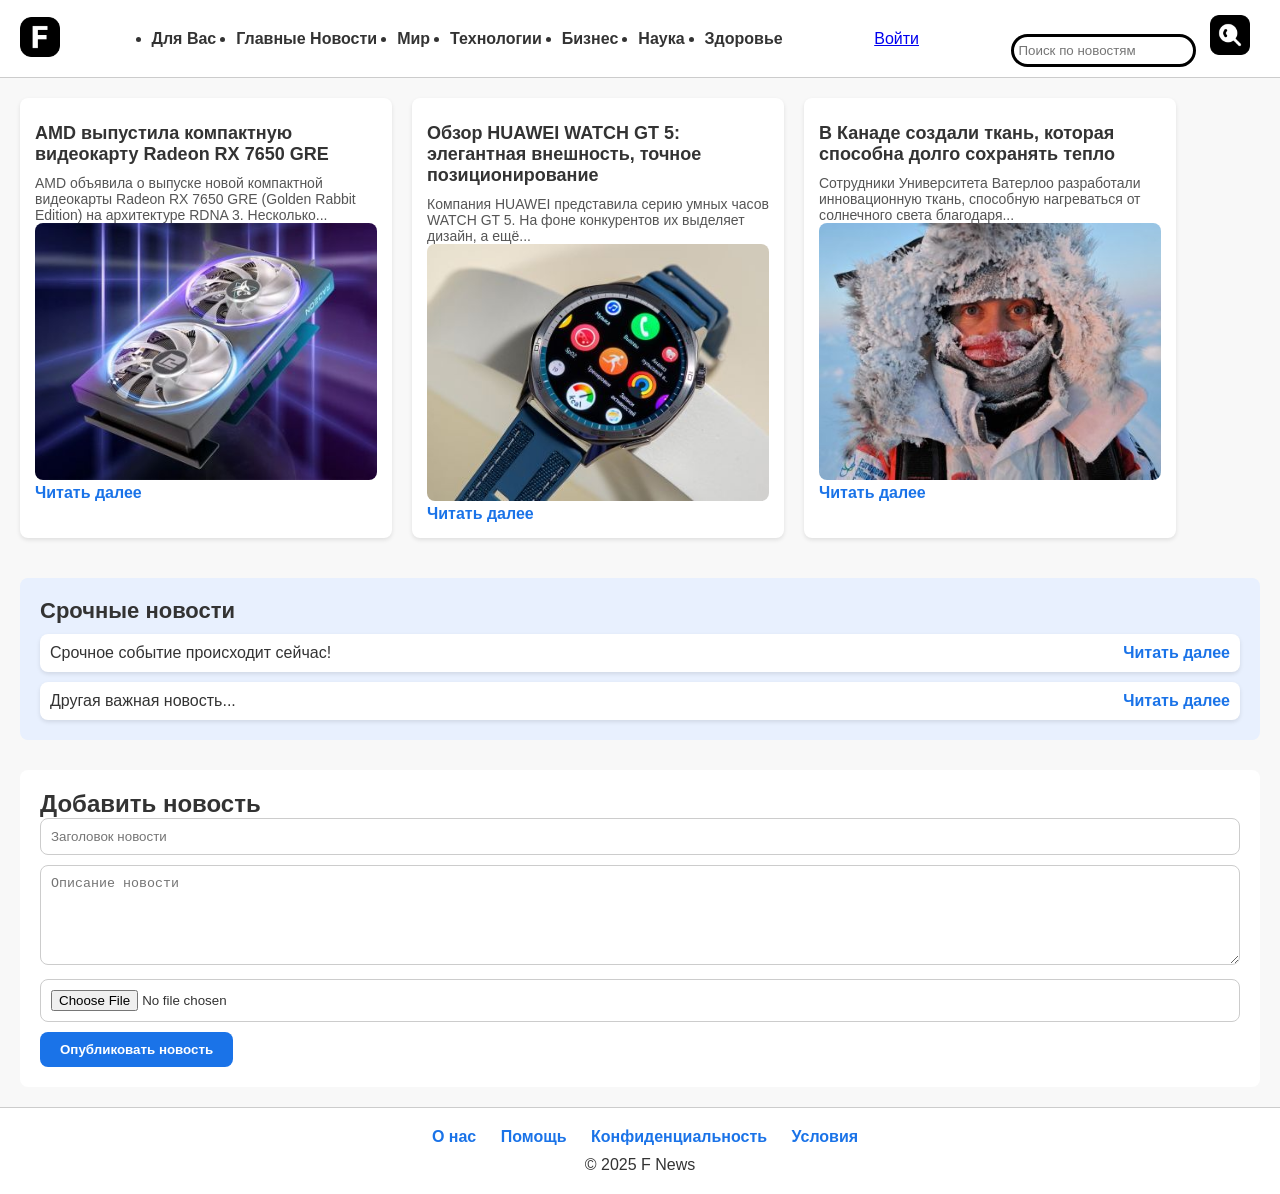
<file: index.html>
<!DOCTYPE html>
<html lang="ru">
<head>
    <meta charset="UTF-8">
    <meta name="viewport" content="width=device-width, initial-scale=1.0">
    <title>F News</title>
    <link rel="stylesheet" href="/assets/css/styles.css">
    <link rel="icon" type="image/png" href="/assets/images/letter-f_10050584(1).png">
</head>
<body>
    <header>
        <div class="logo">
            <img src="/assets/images/logo.png" alt="F News">
        </div>
        <nav>
            <ul>
                <li><a href="pages/ss.htm">Для Вас</a></li>
                <li><a href="pages/ss.htm">Главные Новости</a></li>
                <li><a href="pages/ss.htm">Мир</a></li>
                <li><a href="pages/ss.htm">Технологии</a></li>
                <li><a href="pages/ss.htm">Бизнес</a></li>
                <li><a href="pages/ss.htm">Наука</a></li>
                <li><a href="pages/ss.htm">Здоровье</a></li>
            </ul>
        </nav>
        <div class="auth">
            <a href="/pages/profile.html" id="profile-link" style="display: none;">Профиль</a>
            <a href="/pages/auth.html" id="auth-link">Войти</a>
        </div>
        <div class="search">
            <input type="text" placeholder="Поиск по новостям">
            <button><img src="/assets/images/magnifying-glass_12080175.png" alt="search"></button>
        </div>
    </header>

    <main>
        <section class="news">
            <!-- Стандартные новости (без возможности комментировать и ставить лайки) -->
            <div class="article">
                <div class="article-content">
                    <h2>AMD выпустила компактную видеокарту Radeon RX 7650 GRE</h2>
                    <p>AMD объявила о выпуске новой компактной видеокарты Radeon RX 7650 GRE (Golden Rabbit Edition) на архитектуре RDNA 3. Несколько...</p>
                    <img src="/assets/images/2.jpg" alt="Article 2">
                    <a href="/pages/c1.htm">Читать далее</a>
                </div>
            </div>
        
            <div class="article">
                <div class="article-content">
                    <h2>Обзор HUAWEI WATCH GT 5: элегантная внешность, точное позиционирование</h2>
                    <p>Компания HUAWEI представила серию умных часов WATCH GT 5. На фоне конкурентов их выделяет дизайн, а ещё...</p>
                    <img src="/assets/images/1.jpg" alt="Article 1">
                    <a href="pages/ss.htm">Читать далее</a>
                </div>
            </div>
        
            <div class="article">
                <div class="article-content">
                    <h2>В Канаде создали ткань, которая способна долго сохранять тепло</h2>
                    <p>Сотрудники Университета Ватерлоо разработали инновационную ткань, способную нагреваться от солнечного света благодаря...</p>
                    <img src="/assets/images/3.jpg" alt="Article 3">
                    <a href="pages/ss.htm">Читать далее</a>
                </div>
            </div>
        </section>

        <section class="breaking-news">
            <h2>Срочные новости</h2>
            <div class="breaking-news-items">
                <div class="breaking-news-item">
                    <span>Срочное событие происходит сейчас!</span>
                    <a href="pages/ss.htm">Читать далее</a>
                </div>
                <div class="breaking-news-item">
                    <span>Другая важная новость...</span>
                    <a href="/pages/ss.htm">Читать далее</a>
                </div>
            </div>
        </section>

        <!-- Форма для добавления новостей -->
        <section class="add-news">
            <h2>Добавить новость</h2>
            <form id="news-form">
                <input type="text" id="title" placeholder="Заголовок новости" required>
                <textarea id="description" placeholder="Описание новости" required></textarea>
                <input type="file" id="image" accept="image/*" required>
                <button type="submit">Опубликовать новость</button>
            </form>
        </section>
    </main>

    <footer>
        <div class="footer-content">
            <div class="footer-links">
                <a href="pages/ss.htm">О нас</a>
                <a href="pages/ss.htm">Помощь</a>
                <a href="pages/ss.htm">Конфиденциальность</a>
                <a href="pages/ss.htm">Условия</a>
            </div>
            <p>&copy; 2025 F News</p>
        </div>
    </footer>

    <script src="/assets/js/scripts.js"></script>
</body>
</html>
</file>
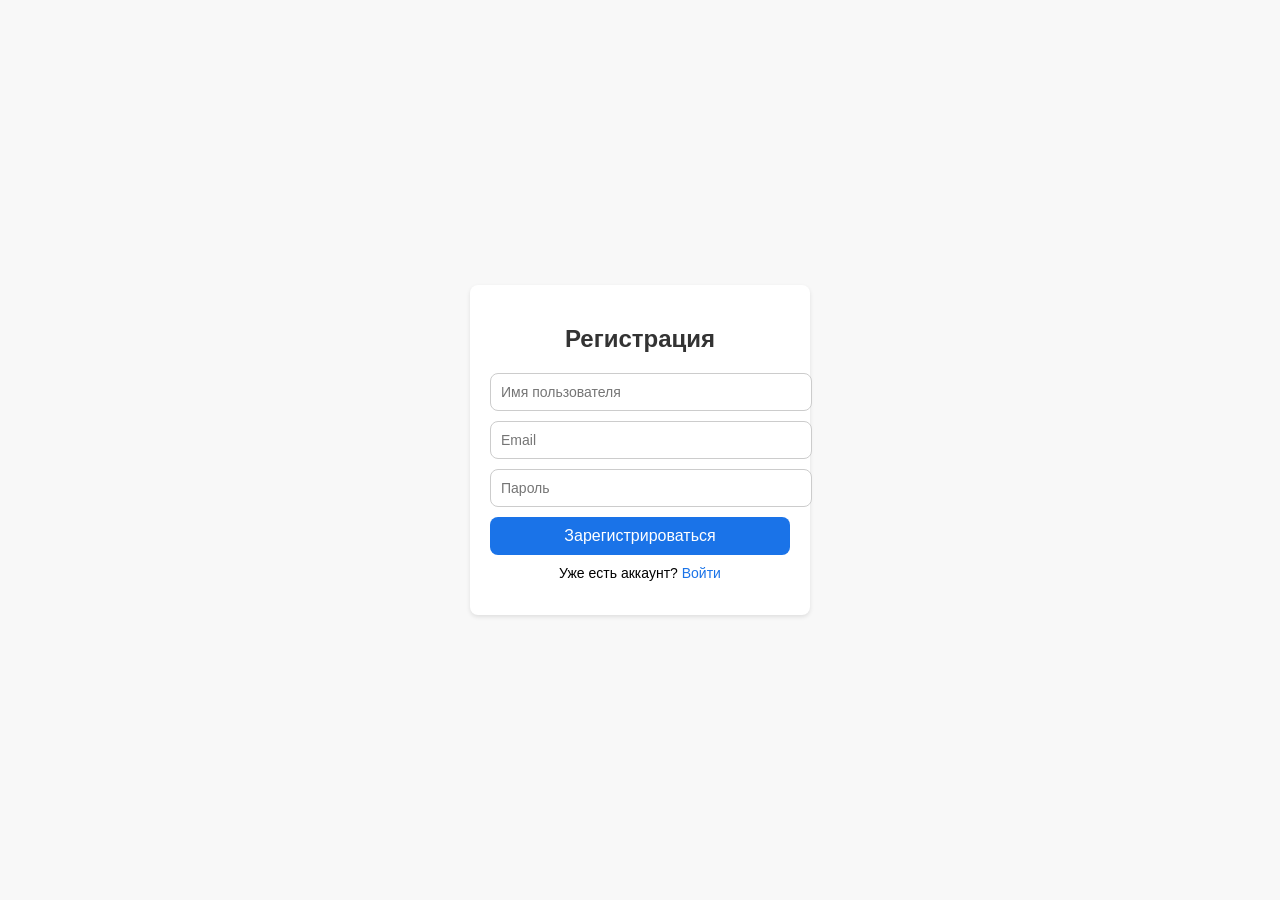
<file: pages/auth.html>
<!DOCTYPE html>
<html lang="ru">
<head>
    <meta charset="UTF-8">
    <meta name="viewport" content="width=device-width, initial-scale=1.0">
    <title>Регистрация и вход</title>
    <link rel="stylesheet" href="/assets/css/auth.css">
</head>
<body>
    <div class="auth-container">
        <!-- Форма регистрации -->
        <div id="register-section">
            <h2>Регистрация</h2>
            <form id="register-form">
                <input type="text" id="reg-username" placeholder="Имя пользователя" required>
                <input type="email" id="reg-email" placeholder="Email" required>
                <input type="password" id="reg-password" placeholder="Пароль" required>
                <button type="submit">Зарегистрироваться</button>
            </form>
            <p>Уже есть аккаунт? <a href="#" id="show-login">Войти</a></p>
        </div>

        <!-- Форма входа -->
        <div id="login-section" style="display: none;">
            <h2>Вход</h2>
            <form id="login-form">
                <input type="email" id="login-email" placeholder="Email" required>
                <input type="password" id="login-password" placeholder="Пароль" required>
                <button type="submit">Войти</button>
            </form>
            <p>Нет аккаунта? <a href="#" id="show-register">Зарегистрироваться</a></p>
        </div>
    </div>

    <script src="/assets/js/auth.js"></script>
</body>
</html>
</file>
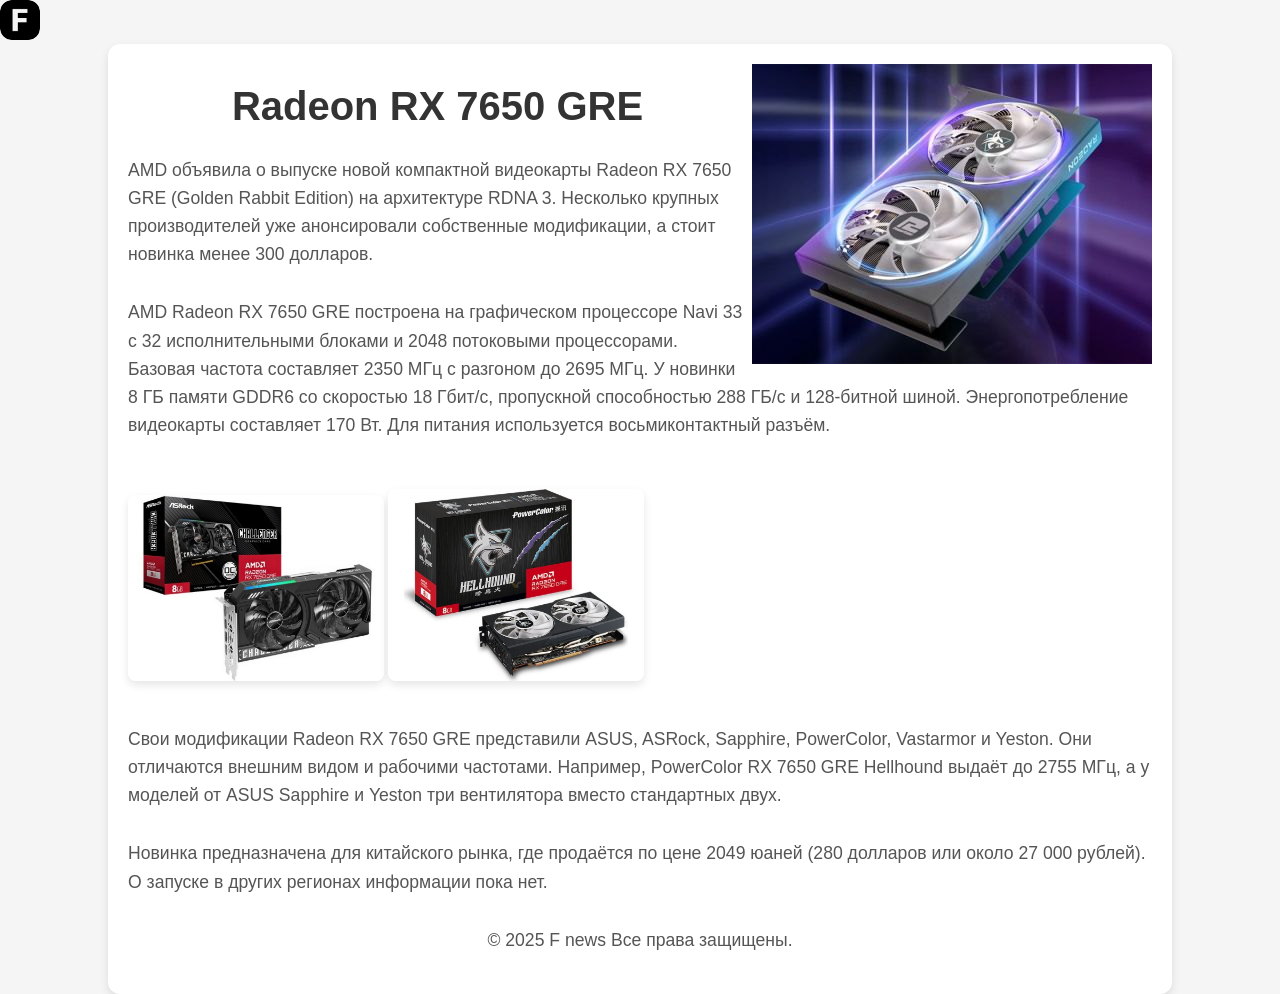
<file: pages/c1.htm>
<!DOCTYPE html>
<html lang="ru">
<head>
    <meta charset="UTF-8">
    <meta name="viewport" content="width=device-width, initial-scale=1.0">
    <link rel="icon" type="image/png" href="/assets/images/letter-f_10050584(1).png">
    <title>AMD объявила...</title>
    <style>
        body {
            font-family: 'Segoe UI', Tahoma, Geneva, Verdana, sans-serif;
            margin: 0;
            padding: 0;
            background-color: #f5f5f5;
        }
        
        .rightpic {
            float: right; /* Выравнивание по правому краю */
            margin: 0 0 5px 5px; /* Отступы вокруг фотографии */
        }
  
        header .logo img {
            height: 40px;
            border-radius: 12px;
        }
        .container {
            width: 80%;
            margin: 0 auto;
            background-color: white;
            box-shadow: 0 4px 8px rgba(0, 0, 0, 0.1);
            border-radius: 12px;
            padding: 20px;
            overflow: hidden;
        }

        .header-image {
            width: 30%;
            height: auto;
            border-radius: 12px;
            background-color: white;
            box-shadow: 0 4px 8px rgba(0, 0, 0, 0.1);
            border-radius: 12px;
            padding: 20px;
            overflow: hidden;
        }

        h1 {
            text-align: center;
            color: #333;
            font-size: 2.5rem;
            margin-top: 20px;
        }

        p {
            font-size: 1.1rem;
            line-height: 1.6;
            color: #555;
            margin: 20px 0;
        }

        .image {
            width: 25%;
            height: auto;
            margin: 20px 0;
            border-radius: 8px;
            box-shadow: 0 4px 8px rgba(0, 0, 0, 0.1);
        }

        .section {
            margin-bottom: 30px;
        }

        .footer {
            text-align: center;
            color: #777;
            font-size: 1rem;
            margin-top: 30px;
        }

        /* Responsive */
        @media (max-width: 768px) {
            .container {
                width: 95%;
            }

            h1 {
                font-size: 2rem;
            }

            p {
                font-size: 1rem;
            }
        }
    </style>
</head>
<body>
    <header>
        <div class="logo">
            <a href="/index.html"><img src="/assets/images/logo.png" alt="F News"></a>
            
        </div>
    <div class="container">
        <img src="/assets/images/2.jpg" alt="Header Image" class="rightpic">

        <h1>Radeon RX 7650 GRE</h1>

        <div class="section">
            <p>AMD объявила о выпуске новой компактной видеокарты Radeon RX 7650 GRE (Golden Rabbit Edition) на архитектуре RDNA 3. Несколько крупных производителей уже анонсировали собственные модификации, а стоит новинка менее 300 долларов.</p>
        </div>

        <div class="section">
            <p>AMD Radeon RX 7650 GRE построена на графическом процессоре Navi 33 с 32 исполнительными блоками и 2048 потоковыми процессорами. Базовая частота составляет 2350 МГц с разгоном до 2695 МГц. У новинки 8 ГБ памяти GDDR6 со скоростью 18 Гбит/с, пропускной способностью 288 ГБ/с и 128-битной шиной. Энергопотребление видеокарты составляет 170 Вт. Для питания используется восьмиконтактный разъём. </p>
        </div>

        <img src="/assets/images/Zy0hVoqsyFtXMn92Wcj8O3qQEXLnAL.jpg" alt="Image Between Text" class="image">
        <img src="/assets/images/Zy0hVsyYUQsYGz1Hz16PDOGt67xGkxRz1.jpg" alt="Image Between Text" class="image" class="rightpic">
        <div class="section">
            <p>Свои модификации Radeon RX 7650 GRE представили ASUS, ASRock, Sapphire, PowerColor, Vastarmor и Yeston. Они отличаются внешним видом и рабочими частотами. Например, PowerColor RX 7650 GRE Hellhound выдаёт до 2755 МГц, а у моделей от ASUS Sapphire и Yeston три вентилятора вместо стандартных двух.</p>
        </div>

        <div class="section">
            <p>Новинка предназначена для китайского рынка, где продаётся по цене 2049 юаней (280 долларов или около 27 000 рублей). О запуске в других регионах информации пока нет.</p>
        </div>

        <div class="footer">
            <p>© 2025 F news Все права защищены.</p>
        </div>
    </div>
</body>
</html>
</file>
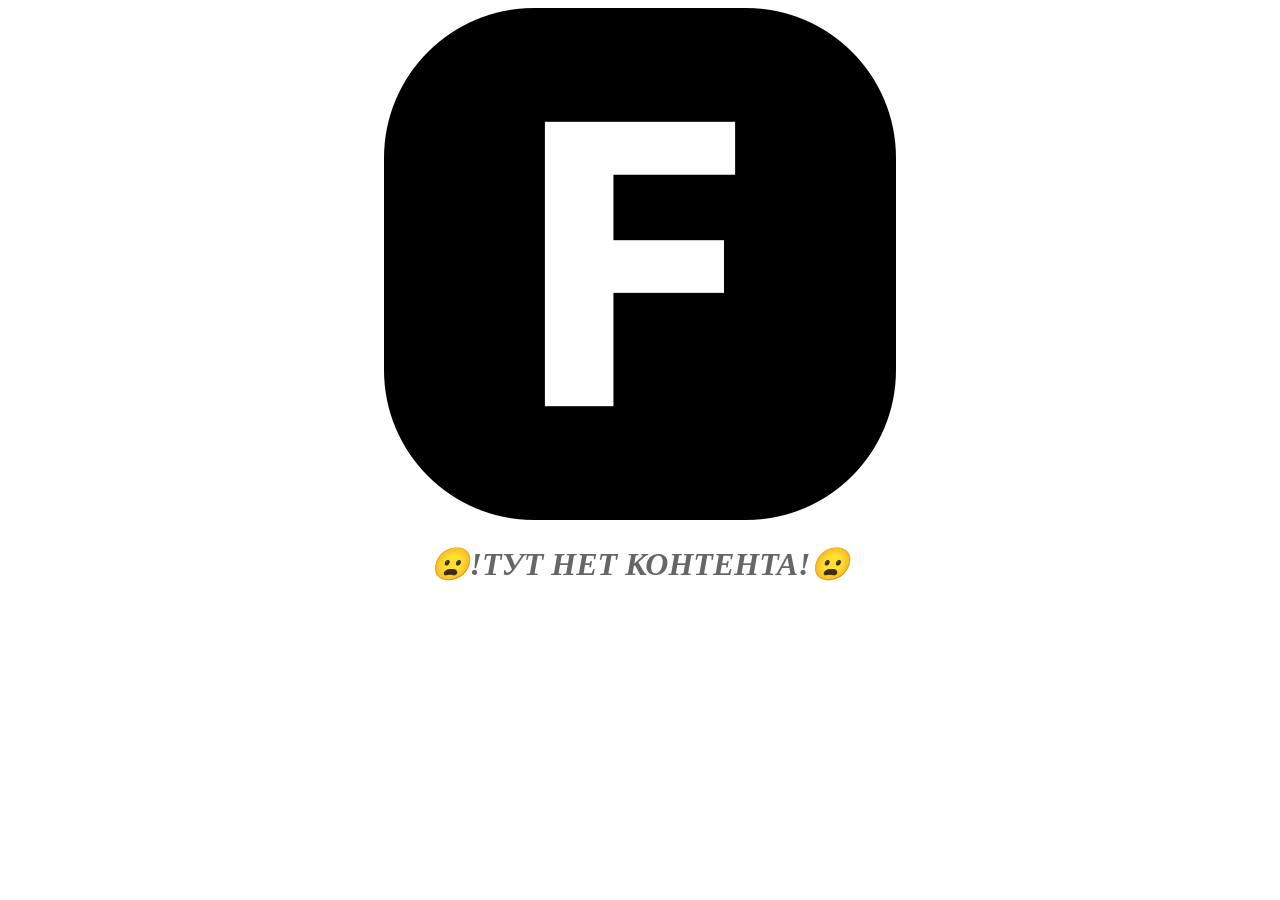
<file: pages/ss.htm>
<!DOCTYPE html>
<html lang="ru">
<head>
    <meta charset="UTF-8">
    <meta name="viewport" content="width=device-width, initial-scale=1.0">
    <link rel="icon" type="image/png" href="letter-f_10050584(1).png">
    <title>???</title>
    <style>
        .logo {
    display: block; /* Блочный элемент (для старых браузеров) */
    text-align: center; /* Выравнивание по центру */
    font-style: italic; /* Курсивное начертание */
    margin-top: 0; /* Отступ сверху */
    margin-bottom: 5px; /* Отступ снизу */
    color: #666; /* Цвет подрисуночной подписи */
   }
    </style>
</head>
<body>
    <div class="logo">
        <a href="/index.html"><img src="/assets/images/logo.png" alt="F News"></a>
        <h1>😦!ТУТ НЕТ КОНТЕНТА!😦</h1>
        
    </div>
</body>
</html>
</file>
<file: assets/css/styles.css>
/* Reset default styles */
* {
    margin: 0;
    padding: 0;
    box-sizing: border-box;
}

/* Body and main layout */
body {
    font-family: Arial, sans-serif;
    background-color: #f8f8f8;
    color: #333;
}

header {
    background-color: #fff;
    border-bottom: 1px solid #ccc;
    display: flex;
    justify-content: space-between;
    align-items: center;
    padding: 10px 20px;
}

header .logo img {
    height: 40px;
}

nav ul {
    display: flex;
    gap: 20px;
}

nav a {
    text-decoration: none;
    color: #333;
    font-weight: bold;
}

nav a:hover {
    color: #1a73e8;
}

.search input {
    padding: 6px 5px;
    border: 3px solid #000000;
    border-radius: 20px;
    
}

.search button {
    padding: 5px 10px;
    background-color: #ffffff;
    border: none;
    border-radius: 100px;
    color: rgb(255, 255, 255);
    cursor: pointer;
}

.search img {
    height: 40px;
}

/* Main content layout */
main {
    padding: 20px;
}

.news {
    display: flex;
    flex-wrap: wrap;
    gap: 20px;
    margin-bottom: 40px;
}

.article {
    background-color: #fff;
    width: 30%;
    border-radius: 8px;
    box-shadow: 0 2px 4px rgba(0, 0, 0, 0.1);
    padding: 15px;
    transition: transform 0.3s ease-in-out;
}

.article img {
    width: 100%;
    border-radius: 8px;
}

.article h2 {
    font-size: 18px;
    margin: 10px 0;
}

.article p {
    font-size: 14px;
    color: #555;
}

.article a {
    text-decoration: none;
    color: #1a73e8;
    font-weight: bold;
}

.article:hover {
    transform: translateY(-5px);
}

/* Breaking News Section */
.breaking-news {
    background-color: #e8f0fe;
    padding: 20px;
    margin-top: 20px;
    border-radius: 8px;
}

.breaking-news h2 {
    font-size: 22px;
    margin-bottom: 10px;
}

.breaking-news-items {
    display: flex;
    flex-direction: column;
    gap: 10px;
}

.breaking-news-item {
    background-color: #fff;
    padding: 10px;
    border-radius: 8px;
    box-shadow: 0 2px 4px rgba(0, 0, 0, 0.1);
    display: flex;
    justify-content: space-between;
    align-items: center;
}

.breaking-news-item a {
    text-decoration: none;
    color: #1a73e8;
    font-weight: bold;
}

.breaking-news-item:hover {
    transform: translateY(-5px);
}

/* Стили для формы добавления новостей */
.add-news {
    background-color: #fff;
    padding: 20px;
    border-radius: 8px;
    margin-top: 30px;
}

.add-news input,
.add-news textarea {
    width: 100%;
    padding: 10px;
    margin-bottom: 10px;
    border: 1px solid #ccc;
    border-radius: 8px;
}

.add-news textarea {
    resize: vertical;
    min-height: 100px;
}

.add-news button {
    padding: 10px 20px;
    background-color: #1a73e8;
    border: none;
    border-radius: 8px;
    color: white;
    font-weight: bold;
    cursor: pointer;
}

.add-news button:hover {
    background-color: #155db5;
}

/* Стили для кнопки удаления */
.delete-btn {
    background-color: #ff4444;
    color: white;
    padding: 8px 16px;
    border: none;
    border-radius: 8px;
    cursor: pointer;
    margin-top: 10px;
    transition: background-color 0.3s ease;
}

.delete-btn:hover {
    background-color: #cc0000;
}

/* Footer */
footer {
    background-color: #fff;
    text-align: center;
    padding: 20px;
    border-top: 1px solid #ccc;
}

.footer-content {
    display: flex;
    flex-direction: column;
    align-items: center;
}

.footer-links {
    margin-bottom: 10px;
}

.footer-links a {
    text-decoration: none;
    color: #1a73e8;
    margin: 0 10px;
    font-weight: bold;
}

.footer-links a:hover {
    color: #155db5;
}

.footer-links a:last-child {
    margin-right: 0;
}

/* Стили для развернутой новости */
.news-expanded {
    margin-top: 20px;
    padding: 15px;
    background: #f9f9f9;
    border-radius: 8px;
    box-shadow: 0 2px 4px rgba(0, 0, 0, 0.1);
}

.likes {
    margin-bottom: 15px;
}

.like-btn {
    background: none;
    border: none;
    cursor: pointer;
    font-size: 18px;
}

.like-btn:hover {
    color: #ff4444;
}

.comments h3 {
    margin-bottom: 10px;
    font-size: 16px;
    color: #333;
}

.comment-list {
    margin-bottom: 15px;
}

.comment-form textarea {
    width: 100%;
    padding: 10px;
    border: 1px solid #ccc;
    border-radius: 8px;
    margin-bottom: 10px;
    resize: vertical;
}

.comment-form button {
    padding: 8px 16px;
    background: #1a73e8;
    color: white;
    border: none;
    border-radius: 8px;
    cursor: pointer;
}

.comment-form button:hover {
    background: #155db5;
}
</file>
<file: assets/css/auth.css>
/* Общие стили */
body {
    font-family: Arial, sans-serif;
    background-color: #f8f8f8;
    display: flex;
    justify-content: center;
    align-items: center;
    height: 100vh;
    margin: 0;
}

.auth-container {
    background-color: #fff;
    padding: 20px;
    border-radius: 8px;
    box-shadow: 0 2px 4px rgba(0, 0, 0, 0.1);
    width: 300px;
    text-align: center;
}

h2 {
    margin-bottom: 20px;
    color: #333;
}

input {
    width: 100%;
    padding: 10px;
    margin-bottom: 10px;
    border: 1px solid #ccc;
    border-radius: 8px;
    font-size: 14px;
}

button {
    width: 100%;
    padding: 10px;
    background-color: #1a73e8;
    border: none;
    border-radius: 8px;
    color: white;
    font-size: 16px;
    cursor: pointer;
}

button:hover {
    background-color: #155db5;
}

p {
    margin-top: 10px;
    font-size: 14px;
}

a {
    color: #1a73e8;
    text-decoration: none;
}

a:hover {
    text-decoration: underline;
}
</file>
